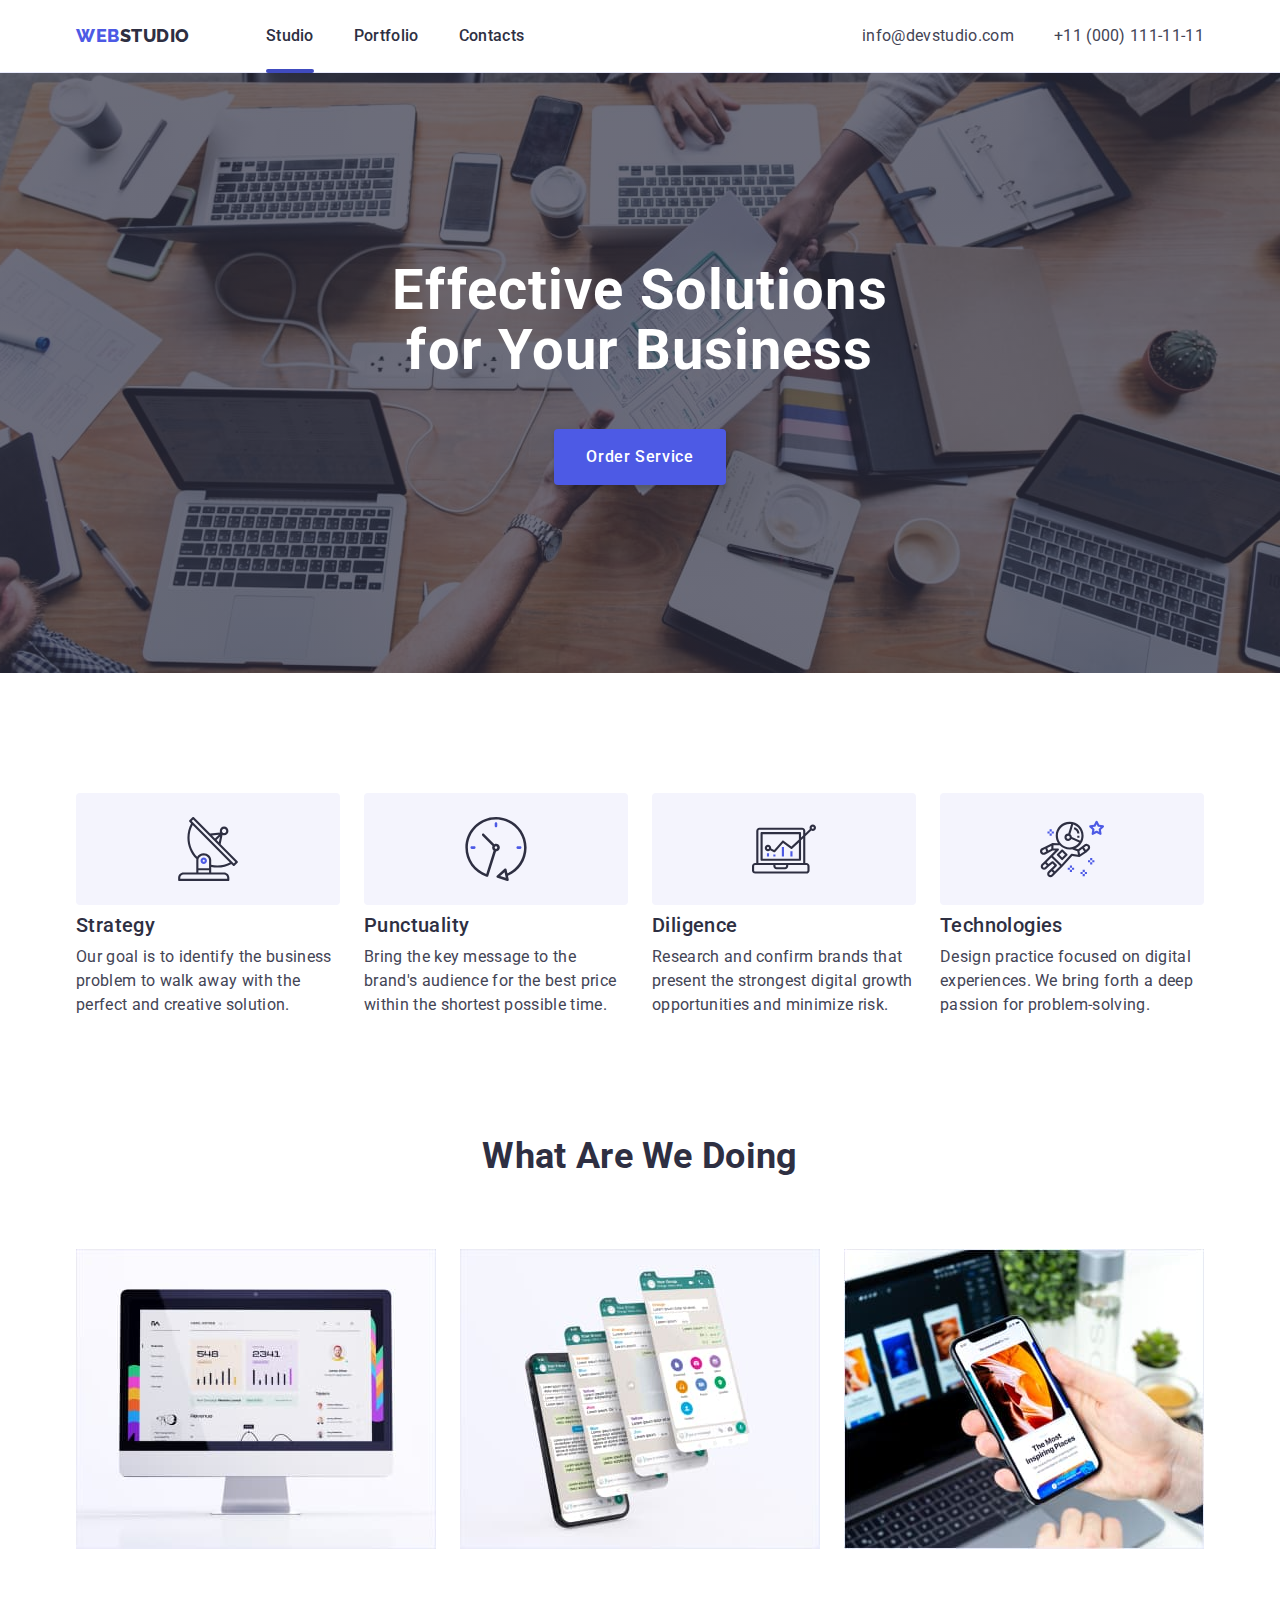
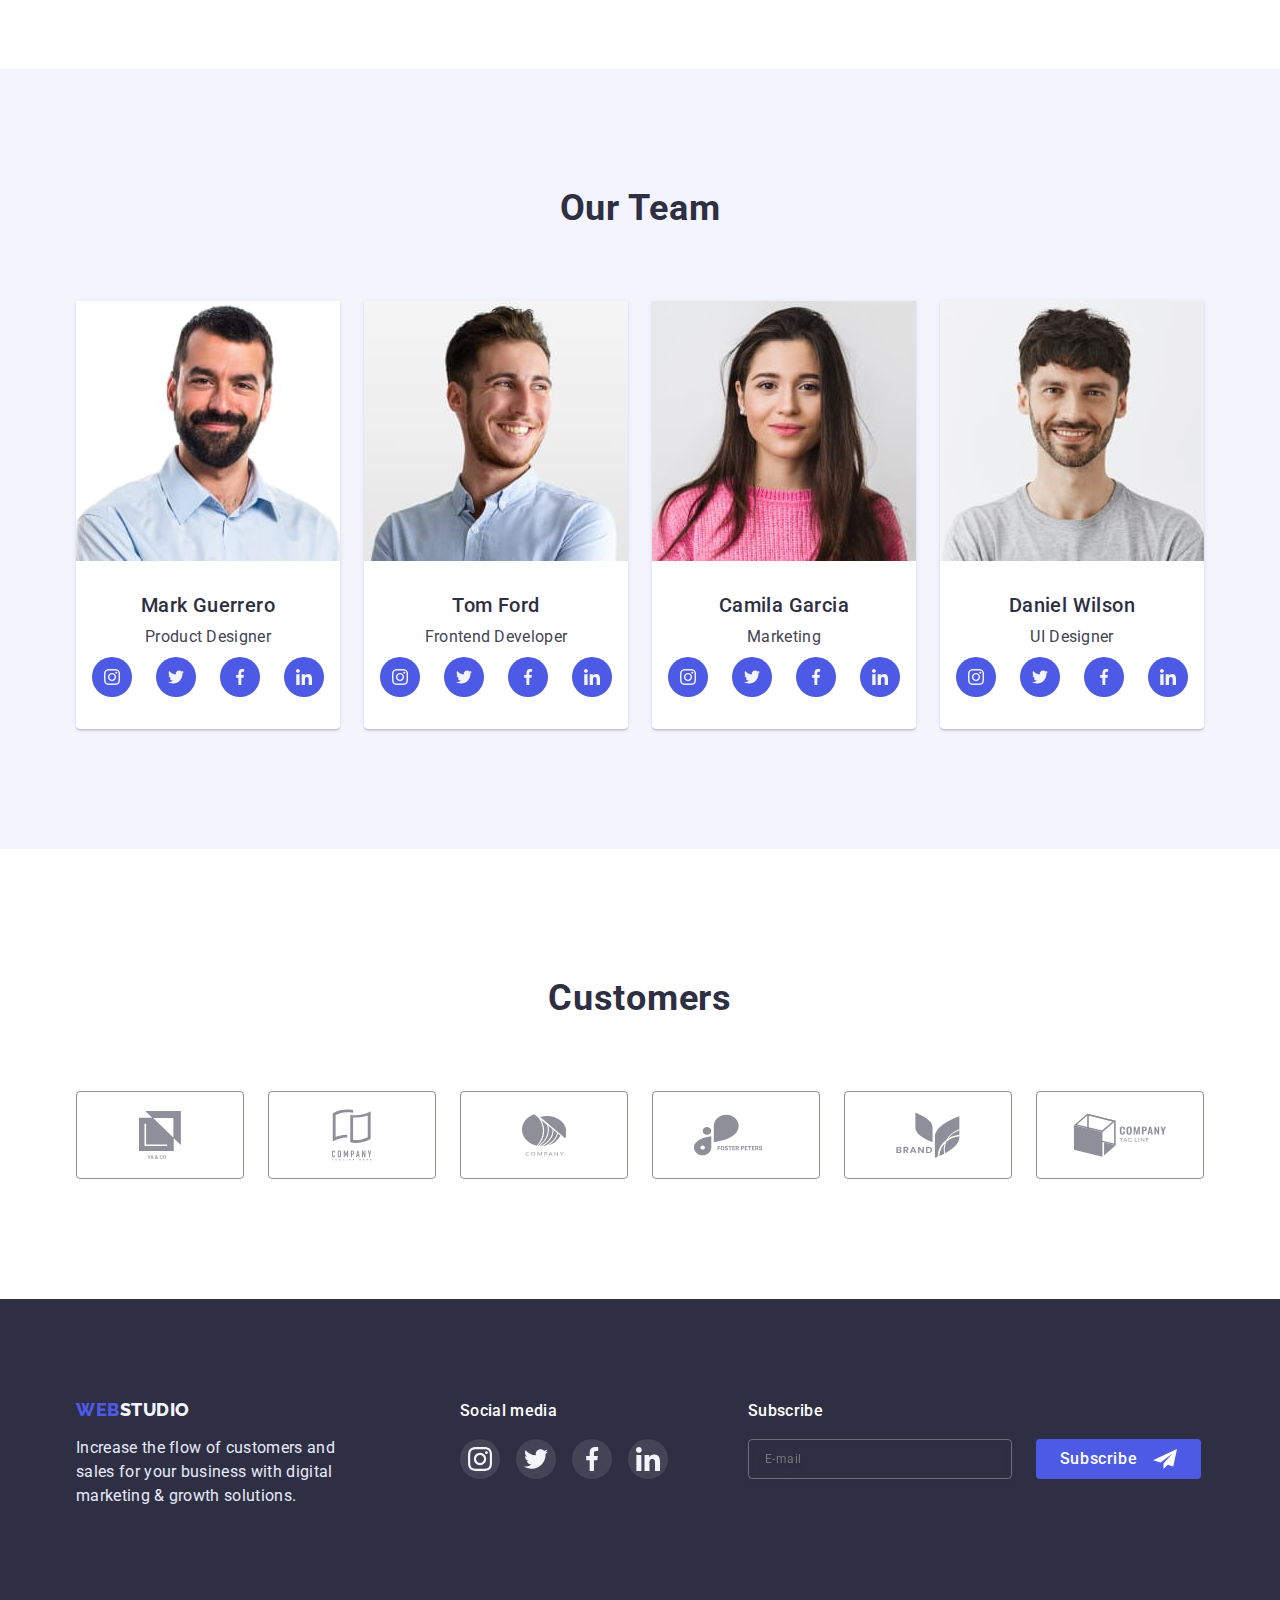
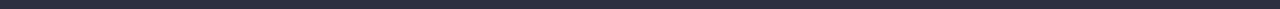
<file: index.html>
<!DOCTYPE html>
<html lang="en">
  <head>
    <meta charset="UTF-8" />
    <meta http-equiv="X-UA-Compatible" content="IE=edge" />
    <meta name="viewport" content="width=device-width, initial-scale=1.0" />
    <title>WebStudio</title>
    <link rel="preconnect" href="https://fonts.googleapis.com" />
    <link rel="preconnect" href="https://fonts.gstatic.com" crossorigin />
    <link
      href="https://fonts.googleapis.com/css2?family=Raleway:wght@800&family=Roboto:wght@400;500;700;900&display=swap"
      rel="stylesheet"
    />
    <link
      rel="stylesheet"
      href="https://cdnjs.cloudflare.com/ajax/libs/modern-normalize/1.1.0/modern-normalize.min.css"
    />
    <link rel="stylesheet" href="./css/styles.css" />
  </head>
  <body>
    <!-- Шапка index -->
    <header class="header">
      <div class="container cont-header">
        <nav class="header-nav">
          <a class="nav-logo link" href="./index.html"
            >Web<span class="nav-logo-s">Studio</span></a
          >
          <ul class="nav-list list">
            <li class="item">
              <a class="nav-link link current" href="./index.html">Studio</a>
            </li>
            <li class="item">
              <a class="nav-link link" href="./portfolio.html">Portfolio</a>
            </li>
            <li class="item"><a class="nav-link link" href="">Contacts</a></li>
          </ul>
        </nav>
        <address class="address">
          <ul class="address-list list">
            <li class="item">
              <a class="address-link link" href="mailto:info@devstudio.com"
                >info@devstudio.com</a
              >
            </li>
            <li class="item">
              <a class="address-link link" href="tel:+110001111111"
                >+11 (000) 111-11-11</a
              >
            </li>
          </ul>
        </address>
      </div>
    </header>

    <main>
      <!-- Оглавление/ Hero index -->
      <section class="hero">
        <h1 class="hero-title">
          Effective Solutions<br />
          for Your Business
        </h1>
        <button class="hero-button" type="button" data-modal-open>
          Order Service
        </button>
      </section>

      <!-- Секция подход к работе/approach to work -->
      <section class="work">
        <div class="container">
          <h2 hidden class="work-title">approach to work</h2>
          <ul class="work-list list">
            <li class="item">
              <div class="work-slider">
                <svg class="work-icon">
                  <use href="./images/symbol-defs.svg#icon-antenna"></use>
                </svg>
              </div>
              <h3 class="work-subtitle">Strategy</h3>
              <p class="work-text">
                Our goal is to identify the business problem to walk away with
                the perfect and creative solution.
              </p>
            </li>
            <li class="item">
              <div class="work-slider">
                <svg class="work-icon">
                  <use href="./images/symbol-defs.svg#icon-clock"></use>
                </svg>
              </div>
              <h3 class="work-subtitle">Punctuality</h3>
              <p class="work-text">
                Bring the key message to the brand's audience for the best price
                within the shortest possible time.
              </p>
            </li>
            <li class="item">
              <div class="work-slider">
                <svg class="work-icon">
                  <use href="./images/symbol-defs.svg#icon-diagram"></use>
                </svg>
              </div>
              <h3 class="work-subtitle">Diligence</h3>
              <p class="work-text">
                Research and confirm brands that present the strongest digital
                growth opportunities and minimize risk.
              </p>
            </li>
            <li class="item">
              <div class="work-slider">
                <svg class="work-icon">
                  <use href="./images/symbol-defs.svg#icon-astronaut"></use>
                </svg>
              </div>
              <h3 class="work-subtitle">Technologies</h3>
              <p class="work-text">
                Design practice focused on digital experiences. We bring forth a
                deep passion for problem-solving.
              </p>
            </li>
          </ul>
        </div>
      </section>
      <!-- Секция картинок -->
      <section class="pictures">
        <div class="container">
          <h2 class="pictures-title">What are we doing</h2>
          <ul class="pictures-list list">
            <li class="pictures-item">
              <img
                src="./images/img1.jpg"
                alt="monitor"
                width="360"
                height="300"
              />
            </li>
            <li class="pictures-item">
              <img
                src="./images/img2.jpg"
                alt="phone"
                width="360"
                height="300"
              />
            </li>
            <li class="pictures-item">
              <img
                src="./images/img3.jpg"
                alt="connection"
                width="360"
                height="300"
              />
            </li>
          </ul>
        </div>
      </section>
      <!-- Секция команда -->
      <section class="team">
        <div class="container">
          <h2 class="team-title">Our Team</h2>
          <ul class="team-list list">
            <li class="team-item">
              <img
                src="./images/foto1.jpg"
                alt="man"
                width="264"
                height="260"
              />
              <div class="team-name">
                <h3 class="team-subtitle">Mark Guerrero</h3>
                <p class="team-text">Product Designer</p>
                <ul class="seti-list list">
                  <li>
                    <a class="seti link" href="">
                      <svg class="seti-icon">
                        <use
                          href="./images/symbol-defs.svg#icon-inst-footer"
                        ></use>
                      </svg>
                    </a>
                  </li>
                  <li>
                    <a class="seti link" href="">
                      <svg class="seti-icon">
                        <use
                          href="./images/symbol-defs.svg#icon-twi-footer"
                        ></use>
                      </svg>
                    </a>
                  </li>
                  <li>
                    <a class="seti link" href="">
                      <svg class="seti-icon">
                        <use
                          href="./images/symbol-defs.svg#icon-face-footer"
                        ></use>
                      </svg>
                    </a>
                  </li>
                  <li>
                    <a class="seti link" href="">
                      <svg class="seti-icon">
                        <use
                          href="./images/symbol-defs.svg#icon-ink-footer"
                        ></use>
                      </svg>
                    </a>
                  </li>
                </ul>
              </div>
            </li>
            <li class="team-item">
              <img
                src="./images/foto2.jpg"
                alt="young man"
                width="264"
                height="260"
              />
              <div class="team-name">
                <h3 class="team-subtitle">Tom Ford</h3>
                <p class="team-text">Frontend Developer</p>
                <ul class="seti-list list">
                  <li>
                    <a class="seti link" href="">
                      <svg class="seti-icon">
                        <use
                          href="./images/symbol-defs.svg#icon-inst-footer"
                        ></use>
                      </svg>
                    </a>
                  </li>
                  <li>
                    <a class="seti link" href="">
                      <svg class="seti-icon">
                        <use
                          href="./images/symbol-defs.svg#icon-twi-footer"
                        ></use>
                      </svg>
                    </a>
                  </li>
                  <li>
                    <a class="seti link" href="">
                      <svg class="seti-icon">
                        <use
                          href="./images/symbol-defs.svg#icon-face-footer"
                        ></use>
                      </svg>
                    </a>
                  </li>
                  <li>
                    <a class="seti link" href="">
                      <svg class="seti-icon">
                        <use
                          href="./images/symbol-defs.svg#icon-ink-footer"
                        ></use>
                      </svg>
                    </a>
                  </li>
                </ul>
              </div>
            </li>
            <li class="team-item">
              <img
                src="./images/foto3.jpg"
                alt="young girl"
                width="264"
                height="260"
              />
              <div class="team-name">
                <h3 class="team-subtitle">Camila Garcia</h3>
                <p class="team-text">Marketing</p>
                <ul class="seti-list list">
                  <li>
                    <a class="seti link" href="">
                      <svg class="seti-icon">
                        <use
                          href="./images/symbol-defs.svg#icon-inst-footer"
                        ></use>
                      </svg>
                    </a>
                  </li>
                  <li>
                    <a class="seti link" href="">
                      <svg class="seti-icon">
                        <use
                          href="./images/symbol-defs.svg#icon-twi-footer"
                        ></use>
                      </svg>
                    </a>
                  </li>
                  <li>
                    <a class="seti link" href="">
                      <svg class="seti-icon">
                        <use
                          href="./images/symbol-defs.svg#icon-face-footer"
                        ></use>
                      </svg>
                    </a>
                  </li>
                  <li>
                    <a class="seti link" href="">
                      <svg class="seti-icon">
                        <use
                          href="./images/symbol-defs.svg#icon-ink-footer"
                        ></use>
                      </svg>
                    </a>
                  </li>
                </ul>
              </div>
            </li>
            <li class="team-item">
              <img
                src="./images/foto4.jpg"
                alt="young man"
                width="264"
                height="260"
              />
              <div class="team-name">
                <h3 class="team-subtitle">Daniel Wilson</h3>
                <p class="team-text">UI Designer</p>
                <ul class="seti-list list">
                  <li>
                    <a class="seti link" href="">
                      <svg class="seti-icon">
                        <use
                          href="./images/symbol-defs.svg#icon-inst-footer"
                        ></use>
                      </svg>
                    </a>
                  </li>
                  <li>
                    <a class="seti link" href="">
                      <svg class="seti-icon">
                        <use
                          href="./images/symbol-defs.svg#icon-twi-footer"
                        ></use>
                      </svg>
                    </a>
                  </li>
                  <li>
                    <a class="seti link" href="">
                      <svg class="seti-icon">
                        <use
                          href="./images/symbol-defs.svg#icon-face-footer"
                        ></use>
                      </svg>
                    </a>
                  </li>
                  <li>
                    <a class="seti link" href="">
                      <svg class="seti-icon">
                        <use
                          href="./images/symbol-defs.svg#icon-ink-footer"
                        ></use>
                      </svg>
                    </a>
                  </li>
                </ul>
              </div>
            </li>
          </ul>
        </div>
      </section>

      <!-- Клиенты/Customers -->
      <section class="customers">
        <div class="container">
          <h2 class="customers-title">Customers</h2>
          <ul class="customers-list list">
            <li class="customers-item">
              <a class="customers-link link" href="">
                <svg class="customers-icon" width="42" height="48">
                  <use href="./images/symbol-defs.svg#icon-Client1"></use>
                </svg>
              </a>
            </li>
            <li class="customers-item">
              <a class="customers-link link" href="">
                <svg class="customers-icon" width="40" height="52">
                  <use href="./images/symbol-defs.svg#icon-Client2"></use>
                </svg>
              </a>
            </li>
            <li class="customers-item">
              <a class="customers-link link" href="">
                <svg class="customers-icon" width="44" height="42">
                  <use href="./images/symbol-defs.svg#icon-Client3"></use>
                </svg>
              </a>
            </li>
            <li class="customers-item">
              <a class="customers-link link" href="">
                <svg class="customers-icon" width="84" height="42">
                  <use href="./images/symbol-defs.svg#icon-Client4"></use>
                </svg>
              </a>
            </li>
            <li class="customers-item">
              <a class="customers-link link" href="">
                <svg class="customers-icon" width="64" height="46">
                  <use href="./images/symbol-defs.svg#icon-Client5"></use>
                </svg>
              </a>
            </li>
            <li class="customers-item">
              <a class="customers-link link" href="">
                <svg class="customers-icon" width="94" height="44">
                  <use href="./images/symbol-defs.svg#icon-Client6"></use>
                </svg>
              </a>
            </li>
          </ul>
        </div>
      </section>
    </main>

    <!-- Низ страницы/Подвал index -->
    <footer class="footer-end">
      <div class="container contact">
        <div class="end-website">
          <a class="footer-logo link" href="./index.html"
            >Web<span class="footer-logo-s">Studio</span></a
          >
          <p class="footer-text">
            Increase the flow of customers and sales for your business with
            digital marketing & growth solutions.
          </p>
        </div>
        <div class="end-social">
          <p class="end-title">Social media</p>
          <ul class="seti-list list">
            <li class="end-item">
              <a class="seti link" href="">
                <svg class="seti-icon end-icon">
                  <use href="./images/symbol-defs.svg#icon-inst-footer"></use>
                </svg>
              </a>
            </li>
            <li class="end-item">
              <a class="seti link" href="">
                <svg class="seti-icon end-icon">
                  <use href="./images/symbol-defs.svg#icon-twi-footer"></use>
                </svg>
              </a>
            </li>
            <li class="end-item">
              <a class="seti link" href="">
                <svg class="seti-icon end-icon">
                  <use href="./images/symbol-defs.svg#icon-face-footer"></use>
                </svg>
              </a>
            </li>
            <li class="end-item">
              <a class="seti link" href="">
                <svg class="seti-icon end-icon">
                  <use href="./images/symbol-defs.svg#icon-ink-footer"></use>
                </svg>
              </a>
            </li>
          </ul>
        </div>
        <div class="end-email">
          <p class="end-title">Subscribe</p>
          <form class="end-form">
            <label class="end-label" aria-label="input-email">
              <input
                class="end-input"
                type="email"
                name="user-email"
                placeholder="E-mail"
                required
              />
            </label>
            <button class="end-email-btn" type="submit">
              <p class="end-btn-text">Subscribe</p>
              <svg class="email-end end-icon">
                <use href="./images/symbol-defs.svg#icon-launch"></use>
              </svg>
            </button>
          </form>
        </div>
      </div>
    </footer>
    <div class="backdrop is-hidden" data-modal>
      <div class="modal">
        <button type="button" class="modal-close-btn" data-modal-close>
          <svg class="modal-close">
            <use href="./images/symbol-defs.svg#icon-close-black-modal"></use>
          </svg>
        </button>
        <p class="modal-titel">Leave your contacts and we will call you back</p>
        <form class="modal-form">
          <label class="modal-label"
            ><span class="modal-desc">Name</span>
            <span class="input-wrap">
              <input
                type="text"
                name="user-name"
                class="modal-input"
                required
              />
              <svg class="modal-icon" width="18" height="18">
                <use href="./images/symbol-defs.svg#icon-person-black"></use>
              </svg>
            </span>
          </label>
          <label class="modal-label"
            ><span class="modal-desc">Phone</span>
            <span class="input-wrap">
              <input
                type="tel"
                name="user-phone"
                class="modal-input"
                required
              />
              <svg class="modal-icon" width="18" height="18">
                <use href="./images/symbol-defs.svg#icon-phone-black"></use>
              </svg>
            </span>
          </label>
          <label class="modal-label"
            ><span class="modal-desc">Email</span>
            <span class="input-wrap">
              <input type="email" name="user-email" class="modal-input" />
              <svg class="modal-icon" width="18" height="18">
                <use href="./images/symbol-defs.svg#icon-email-black"></use>
              </svg>
            </span>
          </label>
          <label class="modal-label" for="user-comment"
            ><span class="modal-desc">Comment</span>
            <textarea
              name="user-comment"
              id="user-comment"
              class="modal-textare"
              placeholder="Text input"
            ></textarea>
          </label>
          <div>
            <input
              class="input-chek visually-hidden"
              type="checkbox"
              id="agreement"
              name="agreement"
              value="agreement"
            />
            <label class="chek-agree" for="agreement">
              <span>
                <svg class="chek-icon" width="10" height="8">
                  <use href="./images/symbol-defs.svg#icon-chek"></use>
                </svg>
              </span>
              I accept the terms and conditions of the&nbsp;<a class="link" href="">Privacy Policy</a>
            </label>
          </div>
          <button class="modal-send-btn" type="submit">Send</button>
        </form>
      </div>
    </div>
    <script src="./js/modal.js"></script>
  </body>
</html>
</file>
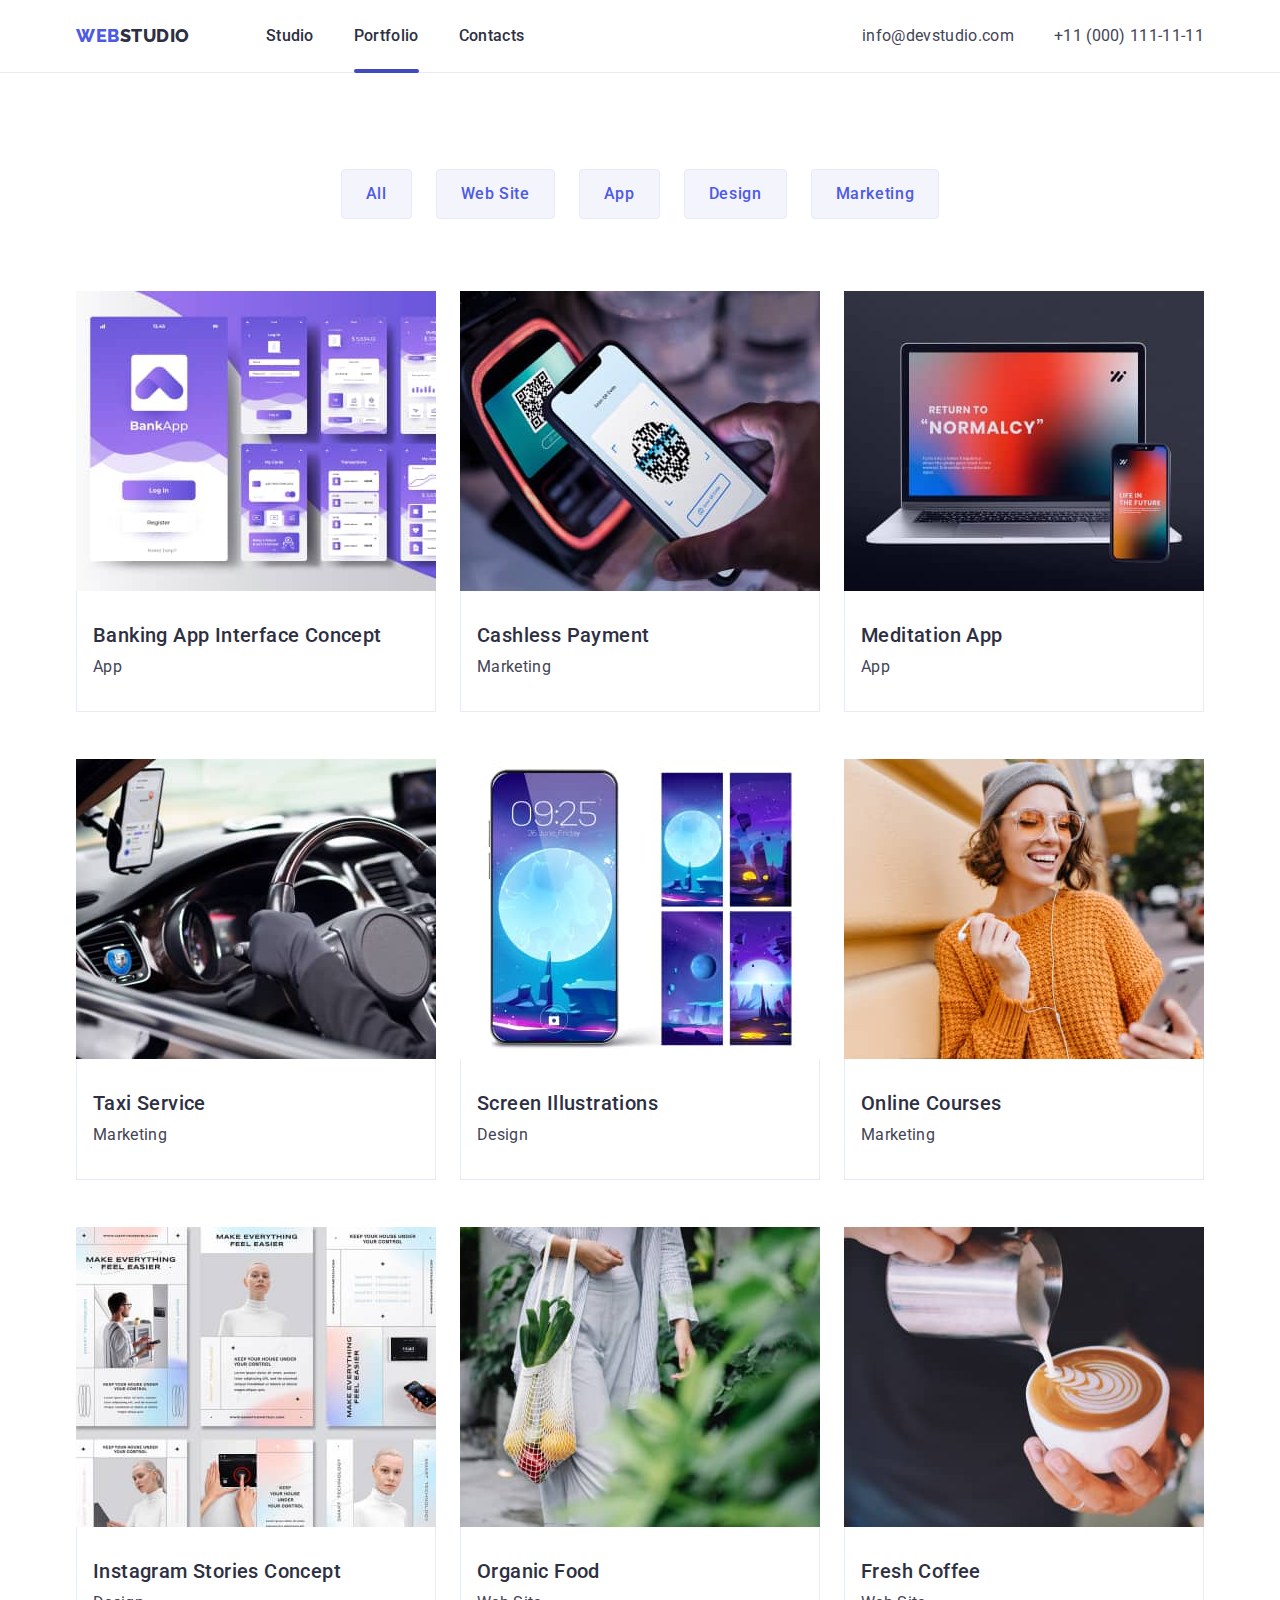
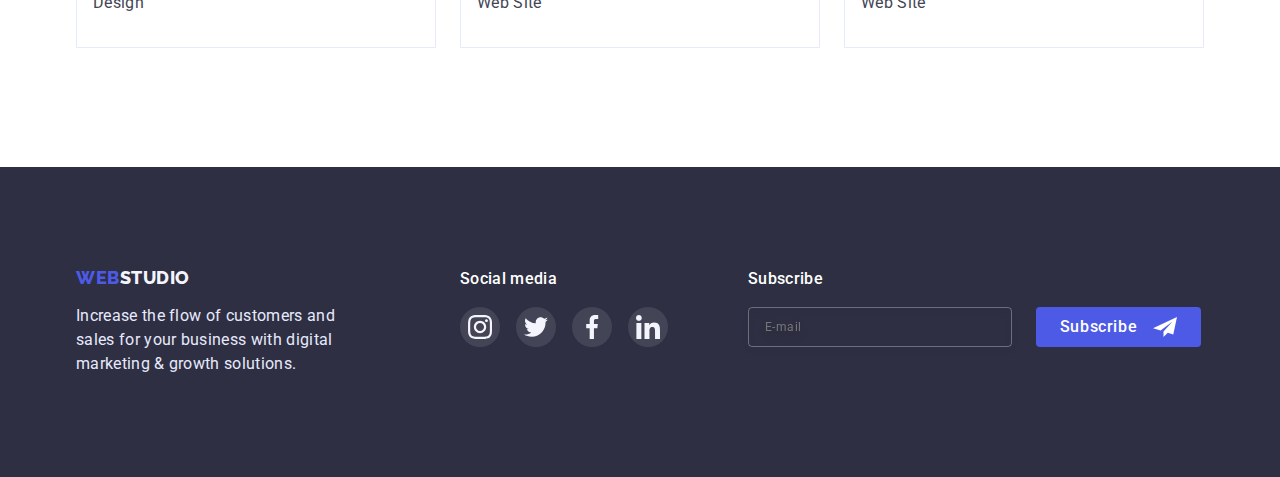
<file: portfolio.html>
<!DOCTYPE html>
<html lang="en">
  <head>
    <meta charset="UTF-8" />
    <meta http-equiv="X-UA-Compatible" content="IE=edge" />
    <meta name="viewport" content="width=device-width, initial-scale=1.0" />
    <title>Portfolio</title>
    <link rel="preconnect" href="https://fonts.googleapis.com" />
    <link rel="preconnect" href="https://fonts.gstatic.com" crossorigin />
    <link
      href="https://fonts.googleapis.com/css2?family=Raleway:wght@800&family=Roboto:wght@400;500;700;900&display=swap"
      rel="stylesheet"
    />
    <link
      rel="stylesheet"
      href="https://cdnjs.cloudflare.com/ajax/libs/modern-normalize/1.1.0/modern-normalize.min.css"
    />
    <link rel="stylesheet" href="./css/styles.css" />
  </head>
  <body>
    <!-- Шапка Portfolio -->
    <header class="header">
      <div class="container cont-header">
        <nav class="header-nav">
          <a class="nav-logo link" href="./index.html"
            >Web<span class="nav-logo-s">Studio</span></a
          >
          <ul class="nav-list list">
            <li class="item">
              <a class="nav-link link" href="./index.html">Studio</a>
            </li>
            <li class="item">
              <a class="nav-link link current" href="./portfolio.html">Portfolio</a>
            </li>
            <li class="item"><a class="nav-link link" href="">Contacts</a></li>
          </ul>
        </nav>
        <address class="address">
          <ul class="address-list list">
            <li class="item">
              <a class="address-link link" href="mailto:info@devstudio.com"
                >info@devstudio.com</a
              >
            </li>
            <li class="item">
              <a class="address-link link" href="tel:+110001111111"
                >+11 (000) 111-11-11</a
              >
            </li>
          </ul>
        </address>
      </div>
    </header>
    <main>
      <!-- Секция работ Portfolio -->
      <section class="portfolio-section">
        <div class="container">
          <h1 hidden>project navigation</h1>
          <ul class="control list">
            <li class="item"><button class="btn" type="button">All</button></li>
            <li class="item">
              <button class="btn" type="button">Web Site</button>
            </li>
            <li class="item"><button class="btn" type="button">App</button></li>
            <li class="item">
              <button class="btn" type="button">Design</button>
            </li>
            <li class="item">
              <button class="btn" type="button">Marketing</button>
            </li>
          </ul>
          <ul class="slider list">
            <li class="slider-item">
              <a href="#" class="slider-link link">
                <div class="slider-cover-wrap">
                  <img
                    src="./images/portfolio1.jpg"
                    alt="app in phone"
                    width="360"
                    height="300"
                  />
                  <p class="slider-cover-text">
                    14 Stylish and User-Friendly App Design Concepts · Task
                    Manager App · Calorie Tracker App · Exotic Fruit Ecommerce
                    App · Cloud Storage App
                  </p>
                </div>
                <div class="additional">
                  <h2 class="slider-title">Banking App Interface Concept</h2>
                  <p class="slider-text">App</p>
                </div>
              </a>
            </li>
            <li class="slider-item">
              <a href="#" class="slider-link link">
                <div class="slider-cover-wrap">
                  <img
                    src="./images/portfolio2.jpg"
                    alt="QR code reading via phone"
                    width="360"
                    height="300"
                  />
                  <p class="slider-cover-text">
                    14 Stylish and User-Friendly App Design Concepts · Task
                    Manager App · Calorie Tracker App · Exotic Fruit Ecommerce
                    App · Cloud Storage App
                  </p>
                </div>
                <div class="additional">
                  <h2 class="slider-title">Cashless Payment</h2>
                  <p class="slider-text">Marketing</p>
                </div>
              </a>
            </li>
            <li class="slider-item">
              <a href="#" class="slider-link link">
                <div class="slider-cover-wrap">
                  <img
                    src="./images/portfolio3.jpg"
                    alt="laptop and phone"
                    width="360"
                    height="300"
                  />
                  <p class="slider-cover-text">
                    14 Stylish and User-Friendly App Design Concepts · Task
                    Manager App · Calorie Tracker App · Exotic Fruit Ecommerce
                    App · Cloud Storage App
                  </p>
                </div>
                <div class="additional">
                  <h2 class="slider-title">Meditation App</h2>
                  <p class="slider-text">App</p>
                </div>
              </a>
            </li>
            <li class="slider-item">
              <a href="#" class="slider-link link">
                <div class="slider-cover-wrap">
                  <img
                    src="./images/portfolio4.jpg"
                    alt="man driving a car"
                    width="360"
                    height="300"
                  />
                  <p class="slider-cover-text">
                    14 Stylish and User-Friendly App Design Concepts · Task
                    Manager App · Calorie Tracker App · Exotic Fruit Ecommerce
                    App · Cloud Storage App
                  </p>
                </div>
                <div class="additional">
                  <h2 class="slider-title">Taxi Service</h2>
                  <p class="slider-text">Marketing</p>
                </div>
              </a>
            </li>
            <li class="slider-item">
              <a href="#" class="slider-link link">
                <div class="slider-cover-wrap">
                  <img
                    src="./images/portfolio5.jpg"
                    alt="phone with wallpaper"
                    width="360"
                    height="300"
                  />
                  <p class="slider-cover-text">
                    14 Stylish and User-Friendly App Design Concepts · Task
                    Manager App · Calorie Tracker App · Exotic Fruit Ecommerce
                    App · Cloud Storage App
                  </p>
                </div>
                <div class="additional">
                  <h2 class="slider-title">Screen Illustrations</h2>
                  <p class="slider-text">Design</p>
                </div>
              </a>
            </li>
            <li class="slider-item">
              <a href="#" class="slider-link link">
                <div class="slider-cover-wrap">
                  <img
                    src="./images/portfolio6.jpg"
                    alt="girl looking at the phone"
                    width="360"
                    height="300"
                  />
                  <p class="slider-cover-text">
                    14 Stylish and User-Friendly App Design Concepts · Task
                    Manager App · Calorie Tracker App · Exotic Fruit Ecommerce
                    App · Cloud Storage App
                  </p>
                </div>
                <div class="additional">
                  <h2 class="slider-title">Online Courses</h2>
                  <p class="slider-text">Marketing</p>
                </div>
              </a>
            </li>
            <li class="slider-item">
              <a href="#" class="slider-link link">
                <div class="slider-cover-wrap">
                  <img
                    src="./images/portfolio7.jpg"
                    alt="instagram pages"
                    width="360"
                    height="300"
                  />
                  <p class="slider-cover-text">
                    14 Stylish and User-Friendly App Design Concepts · Task
                    Manager App · Calorie Tracker App · Exotic Fruit Ecommerce
                    App · Cloud Storage App
                  </p>
                </div>
                <div class="additional">
                  <h2 class="slider-title">Instagram Stories Concept</h2>
                  <p class="slider-text">Design</p>
                </div>
              </a>
            </li>
            <li class="slider-item">
              <a href="#" class="slider-link link">
                <div class="slider-cover-wrap">
                  <img
                    src="./images/portfolio8.jpg"
                    alt="girl carrying vegetables in a bag"
                    width="360"
                    height="300"
                  />
                  <p class="slider-cover-text">
                    14 Stylish and User-Friendly App Design Concepts · Task
                    Manager App · Calorie Tracker App · Exotic Fruit Ecommerce
                    App · Cloud Storage App
                  </p>
                </div>
                <div class="additional">
                  <h2 class="slider-title">Organic Food</h2>
                  <p class="slider-text">Web Site</p>
                </div>
              </a>
            </li>
            <li class="slider-item">
              <a href="#" class="slider-link link">
                <div class="slider-cover-wrap">
                  <img
                    src="./images/portfolio9.jpg"
                    alt="barista pouring milk into coffee"
                    width="360"
                    height="300"
                  />
                  <p class="slider-cover-text">
                    14 Stylish and User-Friendly App Design Concepts · Task
                    Manager App · Calorie Tracker App · Exotic Fruit Ecommerce
                    App · Cloud Storage App
                  </p>
                </div>
                <div class="additional">
                  <h2 class="slider-title">Fresh Coffee</h2>
                  <p class="slider-text">Web Site</p>
                </div>
              </a>
            </li>
          </ul>
        </div>
      </section>
    </main>

    <!-- Низ страницы/Подвал Portfolio -->
        <footer class="footer-end">
      <div class="container contact">
        <div class="end-website">
          <a class="footer-logo link" href="./index.html"
            >Web<span class="footer-logo-s">Studio</span></a
          >
          <p class="footer-text">
            Increase the flow of customers and sales for your business with
            digital marketing & growth solutions.
          </p>
        </div>
        <div class="end-social">
          <p class="end-title">Social media</p>
          <ul class="seti-list list">
            <li class="end-item">
              <a class="seti link" href="">
                <svg class="seti-icon end-icon">
                  <use href="./images/symbol-defs.svg#icon-inst-footer"></use>
                </svg>
              </a>
            </li>
            <li class="end-item">
              <a class="seti link" href="">
                <svg class="seti-icon end-icon">
                  <use href="./images/symbol-defs.svg#icon-twi-footer"></use>
                </svg>
              </a>
            </li>
            <li class="end-item">
              <a class="seti link" href="">
                <svg class="seti-icon end-icon">
                  <use href="./images/symbol-defs.svg#icon-face-footer"></use>
                </svg>
              </a>
            </li>
            <li class="end-item">
              <a class="seti link" href="">
                <svg class="seti-icon end-icon">
                  <use href="./images/symbol-defs.svg#icon-ink-footer"></use>
                </svg>
              </a>
            </li>
          </ul>
        </div>
        <div class="end-email">
          <p class="end-title">Subscribe</p>
          <form class="end-form">
            <label class="end-label" aria-label="input-email">
              <input
                class="end-input"
                type="email"
                name="user-email"
                placeholder="E-mail"
                required
              />
            </label>
            <button class="end-email-btn" type="submit">
              <p class="end-btn-text">Subscribe</p>
              <svg class="email-end end-icon">
                <use href="./images/symbol-defs.svg#icon-launch"></use>
              </svg>
            </button>
          </form>
        </div>
      </div>
    </footer>
  </body>
</html>
</file>
<file: css/styles.css>
body {
font-family: Roboto, sans-serif;
letter-spacing: 0.02em;
background-color: #fff;
color: var(--primary-text-color);
}

:root {
    --white: #fff;
    --primary-text-color: #434455;
    --title-text-color: #2E2F42;
    --normal-color-IRIS: #4D5AE5;
    --accent-color-OCEAN: #404BBF;
    --hero-background: linear-gradient(rgba(46, 47, 66, 0.7), rgba(46, 47, 66, 0.7));
    --seti-social-CLOUD: #F4F4FD;
    --footer-hover-social: #31D0AA;
   
}

.visually-hidden {
    position: absolute;
    width: 1px;
    height: 1px;
    margin: -1px;
    border: 0;
    padding: 0;
    white-space: nowrap;
    clip-path: inset(100%);
    clip: rect(0 0 0 0);
    overflow: hidden;
}

.container {
margin-left: auto;
margin-right: auto;
width: 1158px;
padding: 0 15px;
/* border: 2px solid red; */
}

.link {
    text-decoration: none;
}

.list {
  list-style: none;
  padding: 0;
  margin: 0; 
}

h1, h2, h3, h4, h5, h6, p {
    margin-top: 0;
    margin-bottom: 0;
}

img {
    display: block;
    max-width: 100%;
    height: auto;
}

/* Шапка index      +       Шапка Portfolio---------------*/
.header {
border-bottom: 1px solid #E7E9FC;
}

.cont-header {
    display: flex;
    align-items: center;
}

.header-nav {
    display: flex;
    align-items: center;

}

.nav-logo {
    margin-right: 76px;
    color: var(--normal-color-IRIS);
    font-family: Raleway, sans-serif;
    font-weight: 800;
    font-size: 18px;
    line-height: 1.17;
    letter-spacing: 0.03em;
    text-transform: uppercase;
}

.nav-logo-s {
    color: var(--title-text-color);
}

.nav-list {
display: flex;
}

.nav-list .item:not(:last-child) {
    margin-right: 40px;
}

.nav-link {
    display: block;
    padding: 24px 0;
    color: var(--title-text-color);
    font-weight: 500;
    font-size: 16px;
    line-height: 1.5;
/* transition: color 250ms cubic-bezier(0.4, 0, 0.2, 1); -тоже что и написано ниже*/
    transition-property: color;
    transition-duration: 250ms;
    transition-timing-function: cubic-bezier(0.4, 0, 0.2, 1);
}
.nav-link:hover, .nav-link:focus, .nav-link:active {
    color: var(--accent-color-OCEAN);
}

.current {
    position: relative;
}

.current::after {
content: '';
position: absolute;
left: 0;
bottom: -1px;
width: 100%;
height: 4px;
border-radius: 2px;
background-color: var(--accent-color-OCEAN);
}

.address {
    font-style: normal;
    margin-left: auto;
}

.address-list {
    display: flex;
}

.address-list .item:not(:last-child) {
    margin-right: 40px;
}

.address-link {
    color: var(--primary-text-color);
    font-weight: 400;
    font-size: 16px;
    line-height: 1.5;
    transition-property: color;
    transition-duration: 250ms;
    transition-timing-function: cubic-bezier(0.4, 0, 0.2, 1);
}

.address-link:hover, .address-link:focus, .address-link:active {
color: var(--accent-color-OCEAN);
}

/* ------------------------Оглавление/ Hero index---------------------------*/
.hero {
    max-width: 1440px;
    height: 600px;
    margin: auto;
    padding-top: 188px;
    padding-bottom: 188px;
    text-align: center;
    background-color: var(--title-text-color);
    background-image: var(--hero-background), url(../images/people-office.jpg);
    background-repeat: no-repeat;
    background-position: center;
    background-size: cover;
}

.hero-title {
    margin-bottom: 48px;
    color: var(--white);
    font-size: 56px;
    line-height: 1.07;
    letter-spacing: 0.02em;
}

.hero-button {
    display: inline-block;
    min-width: 169px;
    height: 56px;
    padding: 16px 32px;
    border: none;
    border-radius: 4px;
    color: var(--white);
    background-color: var(--normal-color-IRIS);
    box-shadow: 0px 4px 4px rgba(0, 0, 0, 0.15);
    font-family: Roboto, sans-serif;
    font-style: normal;
    font-weight: 500;
    font-size: 16px;
    line-height: 1.5;
    letter-spacing: 0.04em;
    cursor: pointer;
    transition-property: background-color;
    transition-duration: 250ms;
    transition-timing-function: cubic-bezier(0.4, 0, 0.2, 1);
}

.hero-button:hover, .hero-button:focus {
    background-color: var(--accent-color-OCEAN);
}


/*-------------------------- Секция подход к работе/approach to work -------------------------*/
.work {
    padding-top: 120px;
    padding-bottom: 120px;
}

.work-list {
display: flex;
}

.work-list .item {
width: 264px;
}

.work-slider {
    width: 264px;
    height: 112px;
    background-color: var(--seti-social-CLOUD);
    display: flex;
    align-items: center;
    justify-content: center;
    border-radius: 4px;
}

.work-icon {
    width: 64px;
    height: 64px;
}

/* .work-list .item::before{
    display: block;
    content: "";
    height: 112px;
    border-radius: 4px;
    background-color: #F4F4FD;
    background-repeat: no-repeat;
    background-position: center;
}

.icon-antenna::before{
    background-image: url(../images/antenna.svg);
}

.icon-clock::before {
    background-image: url(../images/clock.svg);
}

.icon-diagram::before {
    background-image: url(../images/diagram.svg);
}

.icon-astronaut::before {
    background-image: url(../images/astronaut.svg);
} */

.work-list .item:not(:last-child) {
margin-right: 24px;
}

.work-subtitle {
    margin-top: 8px;
    margin-bottom: 8px;
    color: var(--title-text-color);
    font-weight: 500;
    font-size: 20px;
    line-height: 1.2;
    letter-spacing: 0.02em;
}
    
.work-text {
font-size: 16px;
line-height: 1.5;
}

/*------------------------------- Секция картинок------------------------ */
.pictures {
    padding-bottom: 120px;
}

.pictures-title {
    margin-bottom: 72px;
    color: var(--title-text-color);
    font-weight: 700;
    font-size: 36px;
    line-height: 1.11;
    text-align: center;
    text-transform: capitalize;
}

.pictures-list {
    display: flex;
    flex-wrap: wrap;
    gap: 24px;
}

.pictures-item {
    flex-basis: calc((100% - 48px)/ 3);
}
/* .pictures-item:not(:last-child) {
    margin-right: 24px;
} */

/* ------------------------Секция команда ----------------------------*/
.team {
    padding-top: 120px;
    padding-bottom: 120px;
    background-color: #F4F4FD;
}

.team-title {
    margin-bottom: 72px;
    color: var(--title-text-color);
    font-weight: 700;
    font-size: 36px;
    line-height: 1.11;
    letter-spacing: 0.02em;
    text-align: center;
    text-transform: capitalize;
}

.team-list {
    display: flex;
}

.team-item {
    background-color: var(--white);
    box-shadow: 0px 1px 6px rgba(46, 47, 66, 0.08), 0px 1px 1px rgba(46, 47, 66, 0.16), 0px 2px 1px rgba(46, 47, 66, 0.08);
    border-radius: 0px 0px 4px 4px;
}

.team-item:not(:last-child) {
    margin-right: 24px;
}

.team-name {
padding: 32px 16px;
align-items: center;
}

.team-subtitle {
    font-weight: 500;
    font-size: 20px;
    line-height: 1.2;
    letter-spacing: 0.02em;
    text-align: center;
    color: var(--title-text-color);
}

.team-text {
    margin-top: 8px;
    margin-bottom: 8px;
    font-weight: 400;
    font-size: 16px;
    line-height: 1.5;
    letter-spacing: 0.02em;
    text-align: center;
}

.seti-list {
    display: flex;
    justify-content: space-between;

}

.seti-list li {
    display: flex;
    align-items: center;
    justify-content: center;
    width: 40px;
    height: 40px;
}

.seti {
    display: flex;
    justify-content: center;
    align-items: center;
    width: 100%;
    height: 100%;
    border-radius: 50%;
    background-color: var(--normal-color-IRIS);
    transition-property: background-color;
    transition-duration: 250ms;
    transition-timing-function: cubic-bezier(0.4, 0, 0.2, 1);
}

.seti:hover, .seti:focus {
    background-color: var(--accent-color-OCEAN);
}

.seti-icon {
    width: 16px;
    height: 16px;
    fill: var(--seti-social-CLOUD); 
}


/* /* .team-item::after {
    display: inline-block;
    margin: auto;
    height: 40px;
    width: 40px;
    background-color: var(--normal-color-IRIS);
    background-image: url(../images/instagram.svg);
    content: '';
    background-size: contain;
    background-repeat: no-repeat;
    background-position: center;
    border-radius: 50%;
    
 
}

.team-item:hover::after, .team-item:focus::after {
background-color: var(--footer-hover-social);
} */


/*-------------------------------- Клиенты/Customers-------------------------- */

.customers {
    padding-top: 130px;
    padding-bottom: 120px;
    background: var(--white);
}

.customers-title {
    margin-bottom: 72px;
    color: var(--title-text-color);
    font-weight: 700;
    font-size: 36px;
    line-height: 1.11;
    letter-spacing: 0.02em;
    text-align: center;
    text-transform: capitalize;
}

.customers-list {
    display: flex;
    gap: 24px;
    justify-content: center;
    align-items: center;
    list-style: none;
}

.customers-item {
    width: 168px;
    height: 88px;
}

.customers-link {
    display: flex;
    justify-content: center;
    align-items: center;
    width: 100%;
    height: 100%;
    border: 1px solid #8E8F99;
    color: #8E8F99;
    border-radius: 4px;
    transition-property: color, border-color;
    transition-duration: 250ms;
    transition-timing-function: cubic-bezier(0.4, 0, 0.2, 1);
}

.customers-icon {
    fill: currentColor;
}

.customers-link:hover, .customers-link:focus {
    border-color: var(--accent-color-OCEAN);
    color: var(--accent-color-OCEAN);
}

/* Низ страницы/Подвал index     +      Подвал Portfolio---------------*/
.footer-end {
    max-width: 1440px;
    height: 310px;
    margin-left: auto;
    margin-right: auto;
    padding-top: 100px;
    padding-bottom: 100px;
    background-color: #2e2f42;
}

.contact {
    display: flex;
}

.end-website {
    margin-right: 120px;
}

.footer-logo {
    color: var(--normal-color-IRIS);
    font-family: Raleway, sans-serif;
    font-weight: 800;
    font-size: 18px;
    line-height: 1.17;
    letter-spacing: 0.03em;
    text-transform: uppercase;
}

.footer-logo-s {
    color: #F4F4FD;
}

.footer-text {
    width: 264px;
    margin-top: 16px;
    color: #E7E9FC;
    font-size: 16px;
    line-height: 1.5;
}

.end-social {
    width: 208px;
    margin-right: 80px;
}

.end-title {
    font-weight: 500;
    font-size: 16px;
    line-height: 1.5;
    margin-bottom: 16px;
    color: var(--white);
}

.end-item a {
    background-color: rgba(255, 255, 255, 0.1);
    transition-property: box-shadow;
    transition-duration: 250ms;
    transition-timing-function: cubic-bezier(0.4, 0, 0.2, 1);
    /* Можно это не писать, так как к .seti применяеться эта функция
     transition-property: background-color;
    transition-duration: 250ms;
    transition-timing-function: cubic-bezier(0.4, 0, 0.2, 1); */
}
.end-item a:hover, .end-item a:focus {
    background-color: var(--footer-hover-social);
    /* filter: drop-shadow(0px 4px 4px rgba(0, 0, 0, 0.25)); */
    box-shadow: 0px 4px 4px rgba(0, 0, 0, 0.25);
}

.end-icon {
    width: 24px;
    height: 24px;
}

.end-email {
    width: 453px;
}

.end-form {
    display: flex;
    align-items: center;
    justify-content: center;
    gap: 24px;
}

.end-input {
    font-size: 12px;
    line-height: 2;
    letter-spacing: 0.04em;
    color: rgba(255, 255, 255, 0.6);
    width: 264px;
    height: 40px;
    border: 1px solid rgba(255, 255, 255, 0.3);
    filter: drop-shadow(0px 4px 4px rgba(0, 0, 0, 0.15));
    border-radius: 4px;
    outline: transparent;
    padding-left: 16px;
    background-color: transparent;
    transition: border-color 250ms cubic-bezier(0.4, 0, 0.2, 1);
}

.end-input:focus, .end-input:hover {
    border-color: var(--white);
}

.end-email-btn {
    display: flex;
    align-items: center;
    justify-content: center;
    gap: 16px;
    padding: 8px 24px;
    border-radius: 4px;
    border: none;
    background-color: var(--normal-color-IRIS);
    cursor: pointer;
    transition: background-color 250ms cubic-bezier(0.4, 0, 0.2, 1);
}

.end-email-btn:hover, .end-email-btn:focus {
    background-color: var(--accent-color-OCEAN);
}

.end-btn-text {
    font-weight: 500;
    font-size: 16px;
    line-height: 1.5;
    letter-spacing: 0.04em;
    color: var(--white);
}

.email-end {
    fill: var(--white);
}

/* ---------------------------Modal window ---------------------------------*/
.backdrop {
    position: fixed;
    margin: 0;
    top: 0;
    width: 100%;
    height: 100%;
    background-color: #2e2f4266;
    transition: opacity 1000ms ease-in-out, visibility 1000ms ease-in-out;
}

.modal {
    width: 408px;
    min-height: 576px;
    padding: 24px;
    background-color: #FCFCFC;
    border-radius: 4px;
    position: absolute;
    top: 50%;
    left: 50%;
    transform: translate(-50%, -50%) scale(1) rotate(360deg);
    transition: transform 1000ms ease-in;
}

.backdrop.is-hidden .modal {
    transform: translate(-50%, -50%) scaleY(0);
}

.modal-close-btn {
    display: flex;
    justify-content: center;
    align-items: center;
    margin-left: auto;
    width: 24px;
    height: 24px;
    border: 1px solid rgba(0, 0, 0, 0.1);
    background-color: #E7E9FC;
    border-radius: 50%;
    transition-property: background-color, border-color, fill;
    transition-duration: 250ms;
    transition-timing-function: cubic-bezier(0.4, 0, 0.2, 1);
}

.modal-close-btn:hover, .modal-close-btn:focus {
    border: 2px solid var(--accent-color-OCEAN);
    fill: var(--accent-color-OCEAN);
}

.modal-close-btn:active {
    background-color: var(--accent-color-OCEAN);
    border: none;
    fill: #F4F4FD;
}

.modal-close {
    width: 8px;
    height: 8px;
}

.is-hidden {
    visibility: hidden;
    opacity: 0;
    pointer-events: none;
}

.modal-titel {
    font-weight: 500;
    font-size: 16px;
    line-height: 1.5x;
    text-align: center;
    margin-top: 24px;
    margin-bottom: 16px;
}

.modal-label {
    display: block;
    font-size: 12px;
    line-height: 1.17;
    letter-spacing: 0.04em;
    color: #8E8F99;
}

.modal-desc {
    display: block;
    margin-bottom: 4px;
}

.input-wrap {
    position: relative;
}

.modal-input {
    width: 100%;
    height: 40px;
    border: 1px solid rgba(33, 33, 33, 0.2);
    border-radius: 4px;
    outline: transparent;
    padding-left: 38px;
    margin-bottom: 8px;
    transition-property: background-color, fill;
    transition-duration: 250ms;
    transition-timing-function: cubic-bezier(0.4, 0, 0.2, 1);
}

.modal-input:focus, .modal-input:hover {
    border-color: var(--normal-color-IRIS);
}

.modal-input:focus + .modal-icon {
    fill: var(--normal-color-IRIS);
}

.modal-icon {
    position: absolute;
    left: 16px;
    top: 50%;
    transform: translateY(-50%);
}

.modal-input::placeholder {
    color: rgba(117, 117, 117, 0.5);
}

.modal-textare {
    width: 100%;
    height: 120px;
    border: 1px solid rgba(33, 33, 33, 0.2);
    border-radius: 4px;
    outline: transparent;
    margin-bottom: 16px;
    padding: 8px 16px;
    resize: none;
    transition-property: background-color;
    transition-duration: 250ms;
    transition-timing-function: cubic-bezier(0.4, 0, 0.2, 1);
}

.modal-textare::placeholder {
    color: rgba(117, 117, 117, 0.5);
}

.modal-textare:focus, .modal-textare:hover {
    border-color: var(--normal-color-IRIS);
}

.chek-agree {
    display: flex;
    align-items: center;
    font-size: 12px;
    line-height: 1.17;
    letter-spacing: 0.04em;
    color: #757575;
    margin-bottom: 24px;
} 

.chek-agree span {
    display: flex;
    align-items: center;
    justify-content: center;
    fill: transparent;
    width: 16px;
    height: 16px;
    border: 1.25px solid var(--title-text-color);
    border-radius: 2px;
    margin-right: 8px;
    transition-property: background-color, fill;
    transition-duration: 250ms;
    transition-timing-function: cubic-bezier(0.4, 0, 0.2, 1);
}

.input-chek:checked + .chek-agree span {
    background-color: var(--accent-color-OCEAN);
    border: none;
    fill: #F4F4FD;
}

.input-chek:focus +.chek-agree span {
    border-color: var(--accent-color-OCEAN);
}

.modal-send-btn {
    display: block;
    margin: auto;
    width: 169px;
    height: 56px;
    font-weight: 500;
    font-size: 16px;
    line-height: 1.5;
    letter-spacing: 0.04em;
    padding: 16px 32px;
    border: none;
    border-radius: 4px;
    background-color: var(--normal-color-IRIS);
    box-shadow: 0px 4px 4px rgba(0, 0, 0, 0.15);
    color: #fff;
    cursor: pointer;
    transition-property: background-color;
    transition-duration: 250ms;
    transition-timing-function: cubic-bezier(0.4, 0, 0.2, 1);
}

.modal-send-btn:hover, .modal-send-btn:focus {
    background-color: var(--accent-color-OCEAN);
}

/* ---------------------- Portfolio----------------------- */
/* ----------------Секция работ Portfolio----------------------- */

.portfolio-section {
    padding: 96px 0 120px 0;
}


.control {
    display: flex;
    justify-content: center;
    margin-bottom: 72px;
}

.control .btn {
    padding: 12px 24px;
    border: 1px solid #E7E9FC;
    border-radius: 4px;
    font-family: "Roboto", sans-serif;
    font-weight: 500;
    font-size: 16px;
    line-height: 1.5;
    letter-spacing: 0.04em;
    color: var(--normal-color-IRIS);
    background-color: var(--seti-social-CLOUD);
    cursor: pointer;
    transition-property: color, background-color, border, box-shadow;
    transition-duration: 250ms;
    transition-timing-function: cubic-bezier(0.4, 0, 0.2, 1);
}

.control .item:not(:last-child) {
    margin-right: 24px;
}

.control .btn:hover, .control .btn:focus{
    color: var(--white);
    background-color: var(--accent-color-OCEAN);
    border: 1px solid var(--accent-color-OCEAN);
    box-shadow: 0px 3px 1px rgba(0, 0, 0, 0.1), 0px 2px 1px rgba(0, 0, 0, 0.08), 0px 2px 2px rgba(0, 0, 0, 0.12);
}

.slider {
    display: flex;
    flex-wrap: wrap;
    
}

.slider-item {
    width: 360px;
    height: 420px;
    margin-right: 24px;
    margin-bottom: 48px;
}

.slider-item:nth-child(3n) {
    margin-right: 0;
}

.slider-item:nth-last-child(-n+3) {
    margin-bottom: 0;
}

.slider-link {
    display: block;
    transition-property: box-shadow;
    transition-duration: 250ms;
    transition-timing-function: cubic-bezier(0.4, 0, 0.2, 1);
}

.slider-link:hover, .slider-link:focus {
    box-shadow: 0px 1px 6px rgba(46, 47, 66, 0.08), 0px 1px 1px rgba(46, 47, 66, 0.16), 0px 2px 1px rgba(46, 47, 66, 0.08);
}

.slider-item:hover .slider-cover-text {
    transform: translate(0);
}

.slider-cover-wrap {
    position: relative;
    overflow: hidden;
}

.slider-cover-text {
    position: absolute;
    top: 0;
    font-weight: 400;
    font-size: 16px;
    line-height: 1, 5;
    letter-spacing: 0.02em;
    color: var(--seti-social-CLOUD);
    background-color: var(--normal-color-IRIS);
    padding: 40px 32px 164px;
    height: 100%;
    transform: translateY(100%);
    transition: transform 300ms linear;
}

.additional {
    padding: 32px 16px;
    border-right: 1px solid #E7E9FC;
    border-bottom: 1px solid #E7E9FC;
    border-left: 1px solid #E7E9FC;
    transition-property: border-right, border-bottom, border-left;
    transition-duration: 250ms;
    transition-timing-function: cubic-bezier(0.4, 0, 0.2, 1);
}

.additional:hover, .additional:focus {
    border-right: 1px solid #F4F4FD;
    border-bottom: 1px solid #F4F4FD;
    border-left: 1px solid #F4F4FD;
}

.slider-title {
    color: var(--title-text-color);
    font-weight: 500;
    font-size: 20px;
    line-height: 1.2;
    letter-spacing: 0.02em;
}

.slider-text {
    margin-top: 8px;
    color: var(--primary-text-color);
    font-size: 16px;
    line-height: 1.5;
}
</file>
